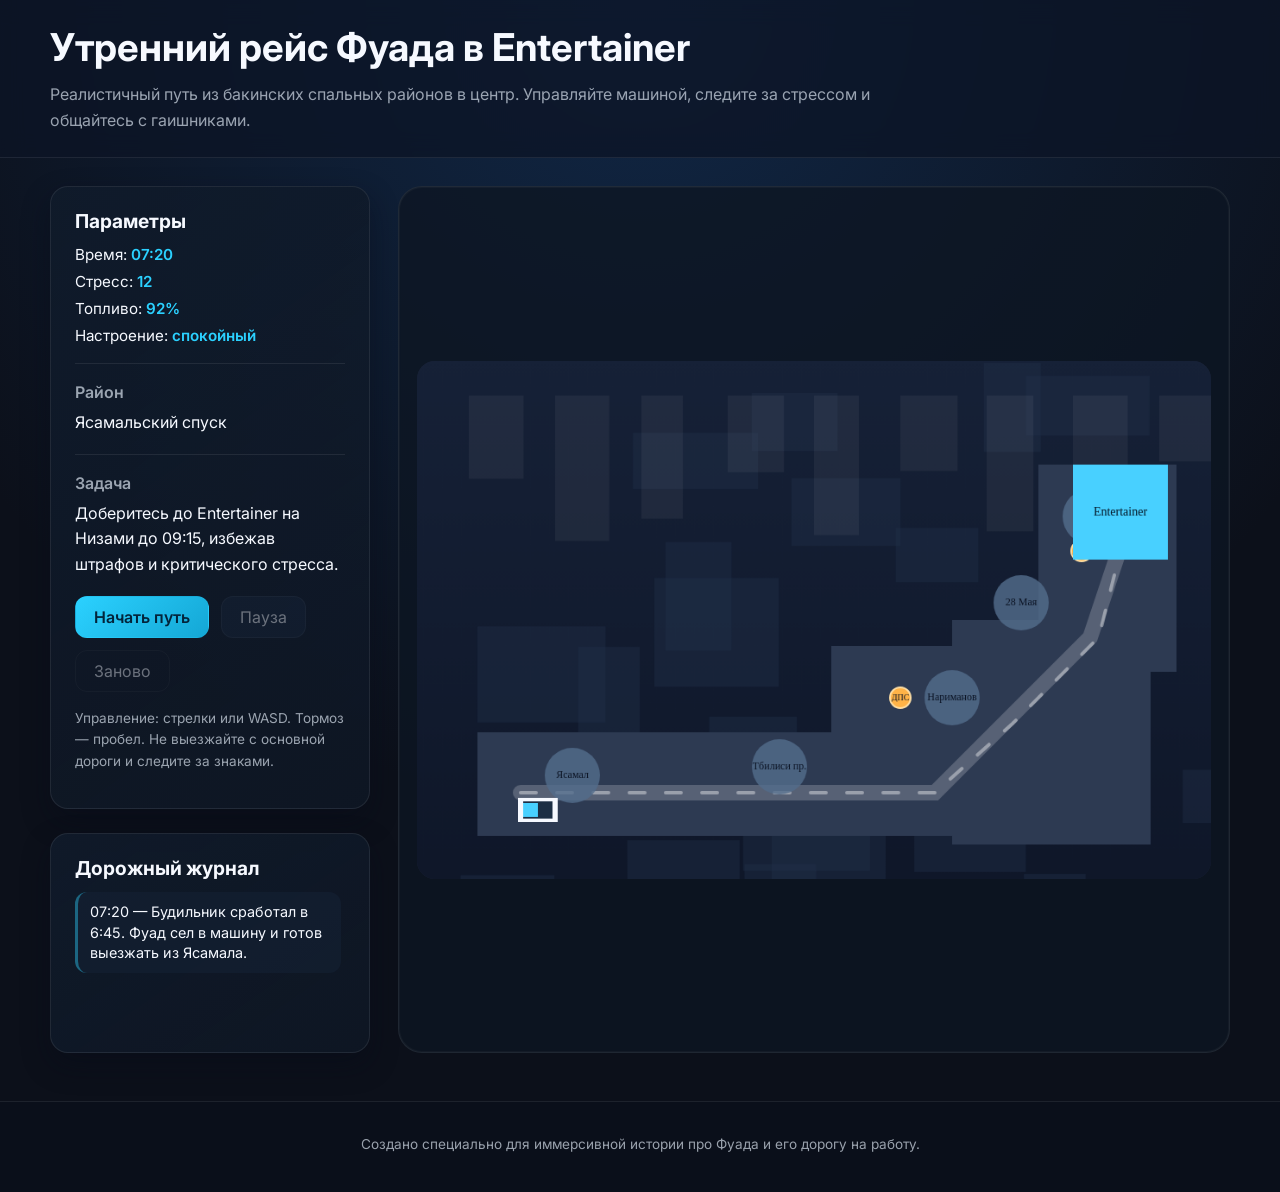
<file: index.html>
<!doctype html>
<html lang="ru">
<head>
  <meta charset="utf-8" />
  <meta name="viewport" content="width=device-width, initial-scale=1" />
  <title>Путь Фуада в Entertainer — дорожная игра</title>
  <link rel="preconnect" href="https://fonts.googleapis.com">
  <link rel="preconnect" href="https://fonts.gstatic.com" crossorigin>
  <link href="https://fonts.googleapis.com/css2?family=Inter:wght@400;600;700&display=swap" rel="stylesheet">
  <link rel="stylesheet" href="css/style.css" />
</head>
<body>
  <header class="topbar">
    <div class="wrap">
      <h1>Утренний рейс Фуада в Entertainer</h1>
      <p class="subtitle">Реалистичный путь из бакинских спальных районов в центр. Управляйте машиной, следите за стрессом и общайтесь с гаишниками.</p>
    </div>
  </header>

  <main class="game-layout wrap">
    <section class="sidebar" aria-label="Информация о поездке">
      <div class="panel">
        <h2>Параметры</h2>
        <div class="stats">
          <div>Время: <span id="statTime">07:20</span></div>
          <div>Стресс: <span id="statStress">12</span></div>
          <div>Топливо: <span id="statFuel">92%</span></div>
          <div>Настроение: <span id="statMood">спокойный</span></div>
        </div>
        <div class="divider"></div>
        <div class="location">
          <h3>Район</h3>
          <p id="statLocation">Ясамальский спуск</p>
        </div>
        <div class="divider"></div>
        <div class="objectives">
          <h3>Задача</h3>
          <p>Доберитесь до Entertainer на Низами до 09:15, избежав штрафов и критического стресса.</p>
        </div>
        <div class="controls">
          <button class="btn primary" id="startBtn">Начать путь</button>
          <button class="btn" id="pauseBtn" disabled>Пауза</button>
          <button class="btn ghost" id="resetBtn" disabled>Заново</button>
        </div>
        <p class="hint">Управление: стрелки или WASD. Тормоз — пробел. Не выезжайте с основной дороги и следите за знаками.</p>
      </div>
      <div class="panel log-panel">
        <h2>Дорожный журнал</h2>
        <div id="eventLog" class="log" aria-live="polite"></div>
      </div>
    </section>

    <section class="game-area" aria-label="Игровое поле">
      <canvas id="gameCanvas" width="920" height="600" role="img" aria-label="Маршрут Фуада по Баку"></canvas>
      <div id="overlay" class="overlay hidden" role="dialog" aria-modal="true" aria-labelledby="overlayTitle">
        <div class="overlay-inner">
          <h2 id="overlayTitle">Контроль</h2>
          <p id="overlayText"></p>
          <div id="overlayChoices" class="choice-list"></div>
          <button class="btn" id="overlayClose">Продолжить путь</button>
        </div>
      </div>
      <div id="toast" class="toast" role="status" aria-live="assertive"></div>
    </section>
  </main>

  <footer class="footer">
    <div class="wrap">
      <p>Создано специально для иммерсивной истории про Фуада и его дорогу на работу.</p>
    </div>
  </footer>

  <script src="js/main.js" defer></script>
</body>
</html>
</file>
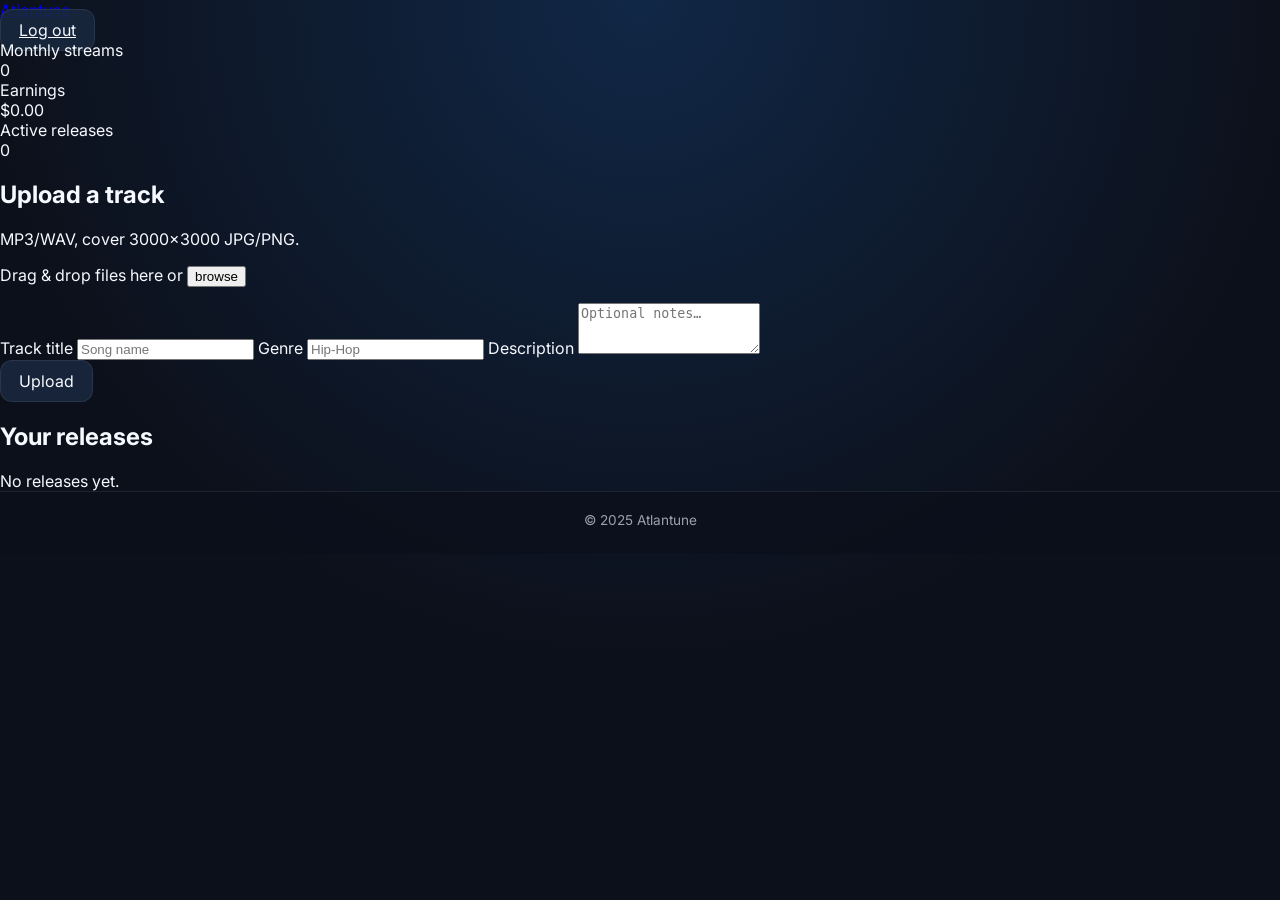
<file: dashboard-artist.html>
<!doctype html>
<html lang="en">
<head>
  <meta charset="utf-8"/>
  <meta name="viewport" content="width=device-width, initial-scale=1"/>
  <title>Artist Dashboard — Atlantune</title>
  <link rel="preconnect" href="https://fonts.googleapis.com">
  <link rel="preconnect" href="https://fonts.gstatic.com" crossorigin>
  <link href="https://fonts.googleapis.com/css2?family=Inter:wght@400;600;700;800&display=swap" rel="stylesheet">
  <link rel="stylesheet" href="css/style.css"/>
</head>
<body data-page="artist">
  <header class="nav">
    <div class="container nav-inner">
      <a class="logo" href="index.html">Atlantune</a>
      <nav class="nav-links">
        <span id="welcomeName" class="muted"></span>
        <a href="login.html" id="logoutBtn" class="btn btn-ghost">Log out</a>
      </nav>
    </div>
  </header>

  <main class="container dash">
    <div class="grid-3">
      <div class="kpi">
        <div class="kpi-label">Monthly streams</div>
        <div class="kpi-num" id="kpiStreams">0</div>
      </div>
      <div class="kpi">
        <div class="kpi-label">Earnings</div>
        <div class="kpi-num">$0.00</div>
      </div>
      <div class="kpi">
        <div class="kpi-label">Active releases</div>
        <div class="kpi-num" id="kpiReleases">0</div>
      </div>
    </div>

    <section class="card upload">
      <div class="upload-head">
        <h2>Upload a track</h2>
        <p class="muted">MP3/WAV, cover 3000×3000 JPG/PNG.</p>
      </div>

      <div class="dropzone" id="dropArtist">
        <input type="file" id="fileArtist" hidden>
        <p>Drag & drop files here or <button class="link" id="pickArtist">browse</button></p>
      </div>

      <form class="form grid-2">
        <label class="field">
          <span>Track title</span>
          <input type="text" id="titleArtist" placeholder="Song name">
        </label>
        <label class="field">
          <span>Genre</span>
          <input type="text" id="genreArtist" placeholder="Hip-Hop">
        </label>
        <label class="field full">
          <span>Description</span>
          <textarea id="descArtist" rows="3" placeholder="Optional notes…"></textarea>
        </label>
      </form>

      <div class="progress" id="progressArtist"><span></span></div>
      <button class="btn btn-primary" id="uploadArtist">Upload</button>
    </section>

    <section class="card">
      <h2>Your releases</h2>
      <div id="releaseListArtist" class="list-empty">No releases yet.</div>
    </section>
  </main>

  <footer class="footer">
    <div class="container footer-inner">
      <div>&copy; 2025 Atlantune</div>
    </div>
  </footer>

  <script src="js/main.js" defer></script>
</body>
</html>
</file>
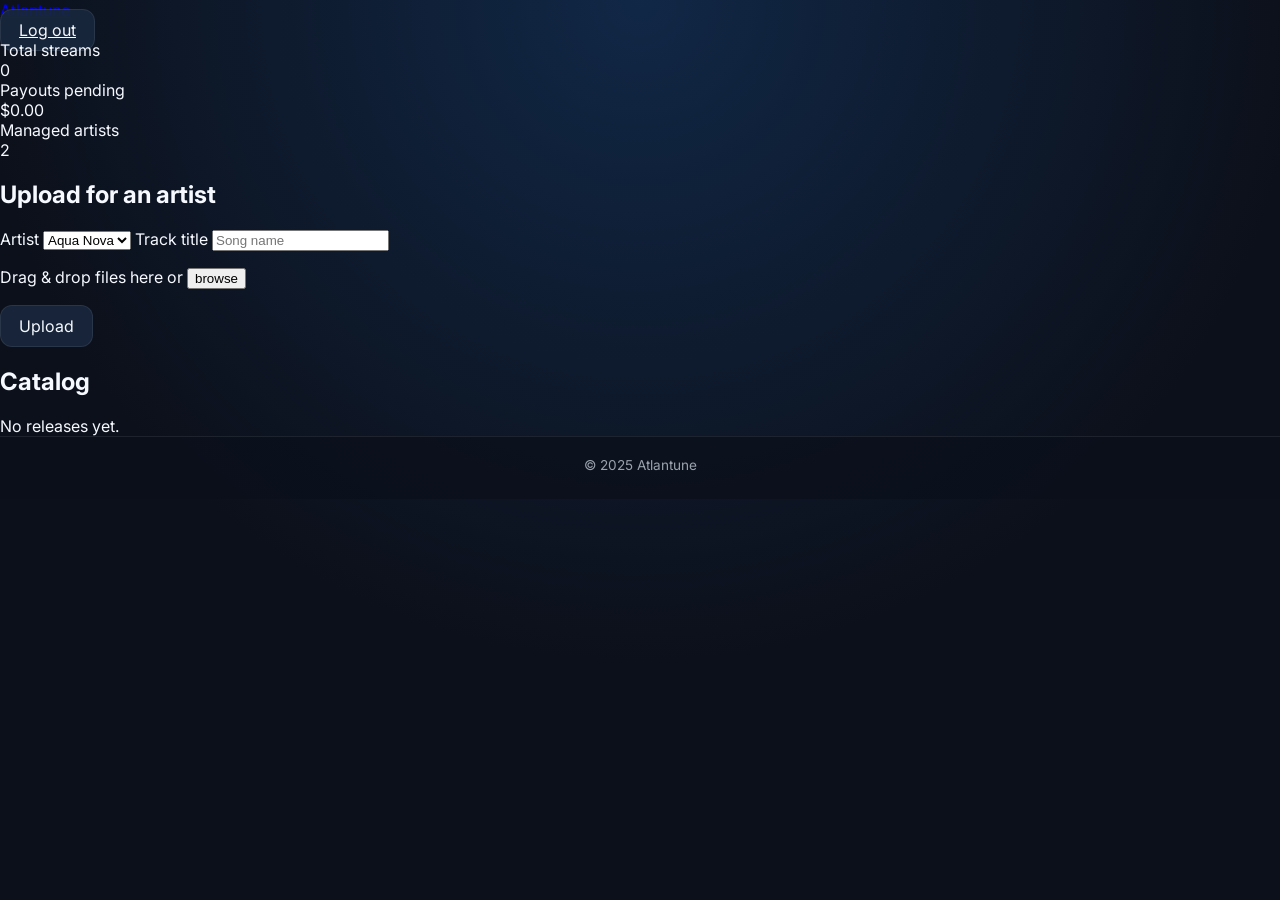
<file: dashboard-label.html>
<!doctype html>
<html lang="en">
<head>
  <meta charset="utf-8"/>
  <meta name="viewport" content="width=device-width, initial-scale=1"/>
  <title>Label Dashboard — Atlantune</title>
  <link rel="preconnect" href="https://fonts.googleapis.com">
  <link rel="preconnect" href="https://fonts.gstatic.com" crossorigin>
  <link href="https://fonts.googleapis.com/css2?family=Inter:wght@400;600;700;800&display=swap" rel="stylesheet">
  <link rel="stylesheet" href="css/style.css"/>
</head>
<body data-page="label">
  <header class="nav">
    <div class="container nav-inner">
      <a class="logo" href="index.html">Atlantune</a>
      <nav class="nav-links">
        <span id="welcomeName" class="muted"></span>
        <a href="login.html" id="logoutBtn" class="btn btn-ghost">Log out</a>
      </nav>
    </div>
  </header>

  <main class="container dash">
    <div class="grid-3">
      <div class="kpi">
        <div class="kpi-label">Total streams</div>
        <div class="kpi-num" id="kpiStreams">0</div>
      </div>
      <div class="kpi">
        <div class="kpi-label">Payouts pending</div>
        <div class="kpi-num">$0.00</div>
      </div>
      <div class="kpi">
        <div class="kpi-label">Managed artists</div>
        <div class="kpi-num" id="kpiArtists">2</div>
      </div>
    </div>

    <section class="card upload">
      <div class="upload-head">
        <h2>Upload for an artist</h2>
      </div>

      <div class="grid-2">
        <label class="field">
          <span>Artist</span>
          <select id="artistSelect">
            <option value="Aqua Nova">Aqua Nova</option>
            <option value="Skyline Kid">Skyline Kid</option>
          </select>
        </label>
        <label class="field">
          <span>Track title</span>
          <input type="text" id="titleLabel" placeholder="Song name">
        </label>
      </div>

      <div class="dropzone" id="dropLabel">
        <input type="file" id="fileLabel" hidden>
        <p>Drag & drop files here or <button class="link" id="pickLabel">browse</button></p>
      </div>

      <div class="progress" id="progressLabel"><span></span></div>
      <button class="btn btn-primary" id="uploadLabel">Upload</button>
    </section>

    <section class="card">
      <h2>Catalog</h2>
      <div id="releaseListLabel" class="list-empty">No releases yet.</div>
    </section>
  </main>

  <footer class="footer">
    <div class="container footer-inner">
      <div>&copy; 2025 Atlantune</div>
    </div>
  </footer>

  <script src="js/main.js" defer></script>
</body>
</html>
</file>
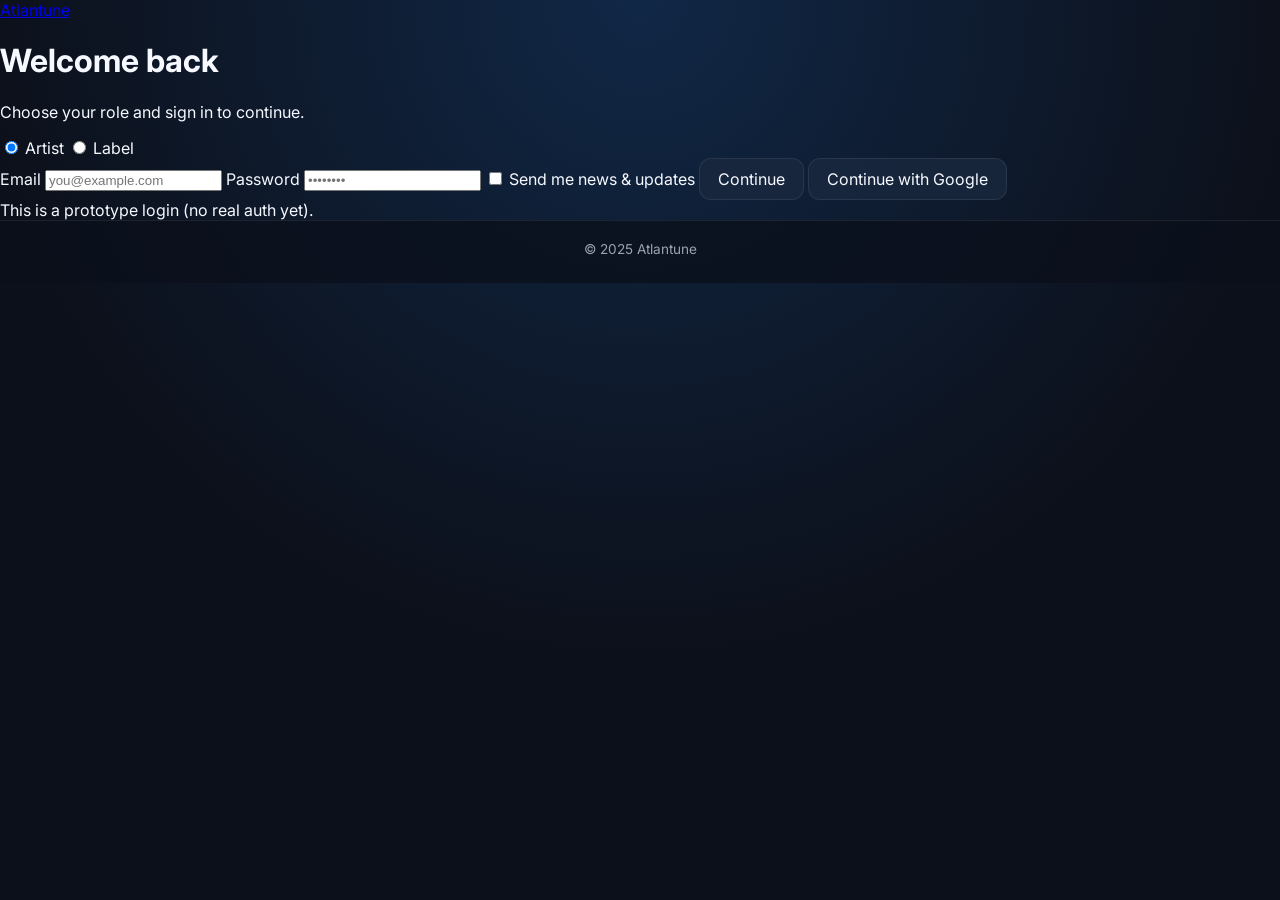
<file: login.html>
<!doctype html>
<html lang="en">
<head>
  <meta charset="utf-8"/>
  <meta name="viewport" content="width=device-width, initial-scale=1"/>
  <title>Login — Atlantune</title>
  <link rel="preconnect" href="https://fonts.googleapis.com">
  <link rel="preconnect" href="https://fonts.gstatic.com" crossorigin>
  <link href="https://fonts.googleapis.com/css2?family=Inter:wght@400;600;700;800&display=swap" rel="stylesheet">
  <link rel="stylesheet" href="css/style.css"/>
</head>
<body data-page="auth">
  <header class="nav">
    <div class="container nav-inner">
      <a class="logo" href="index.html">Atlantune</a>
    </div>
  </header>

  <main class="container auth-wrap">
    <div class="auth-card">
      <h1>Welcome back</h1>
      <p class="muted">Choose your role and sign in to continue.</p>

      <form id="loginForm" class="form">
        <div class="grid-2">
          <label class="radio">
            <input type="radio" name="role" value="artist" checked>
            <span>Artist</span>
          </label>
          <label class="radio">
            <input type="radio" name="role" value="label">
            <span>Label</span>
          </label>
        </div>

        <label class="field">
          <span>Email</span>
          <input type="email" name="email" required placeholder="you@example.com">
        </label>

        <label class="field">
          <span>Password</span>
          <input type="password" name="password" required placeholder="••••••••">
        </label>

        <label class="chk">
          <input type="checkbox" name="subscribe">
          Send me news & updates
        </label>

        <button type="submit" class="btn btn-primary w-100">Continue</button>

        <button type="button" id="googleBtn" class="btn btn-ghost w-100">Continue with Google</button>
      </form>

      <div class="auth-note">This is a prototype login (no real auth yet).</div>
    </div>
  </main>

  <footer class="footer">
    <div class="container footer-inner">
      <div>&copy; 2025 Atlantune</div>
    </div>
  </footer>

  <script src="js/main.js" defer></script>
</body>
</html>
</file>
<file: css/style.css>
:root {
  color-scheme: light;
  font-family: 'Inter', system-ui, -apple-system, BlinkMacSystemFont, 'Segoe UI', sans-serif;
  --bg: #0c101a;
  --panel: #11192a;
  --panel-border: rgba(255, 255, 255, 0.08);
  --accent: #2bd1ff;
  --accent-strong: #14a7d5;
  --text: #f6f9ff;
  --muted: rgba(235, 244, 255, 0.64);
  --danger: #ff6b6b;
  --success: #51e29d;
  --warning: #ffb347;
}

* {
  box-sizing: border-box;
}

body {
  margin: 0;
  min-height: 100vh;
  background: radial-gradient(circle at top, rgba(19, 52, 94, 0.65), transparent 60%), var(--bg);
  color: var(--text);
  display: flex;
  flex-direction: column;
}

.topbar {
  background: rgba(12, 21, 38, 0.75);
  border-bottom: 1px solid var(--panel-border);
  backdrop-filter: blur(12px);
  padding: 24px 0;
}

.wrap {
  width: min(1180px, 95vw);
  margin: 0 auto;
}

.topbar h1 {
  margin: 0;
  font-size: clamp(1.8rem, 3vw, 2.6rem);
  font-weight: 700;
}

.subtitle {
  margin: 12px 0 0;
  max-width: 820px;
  font-size: 1rem;
  line-height: 1.6;
  color: var(--muted);
}

.game-layout {
  flex: 1;
  display: grid;
  grid-template-columns: 320px 1fr;
  gap: 28px;
  padding: 28px 0 48px;
}

.sidebar {
  display: flex;
  flex-direction: column;
  gap: 24px;
}

.panel {
  background: linear-gradient(145deg, rgba(16, 27, 43, 0.9), rgba(15, 24, 38, 0.78));
  border: 1px solid var(--panel-border);
  border-radius: 18px;
  padding: 22px 24px;
  box-shadow: 0 12px 28px rgba(6, 12, 24, 0.45);
}

.panel h2 {
  margin: 0 0 12px;
  font-size: 1.2rem;
}

.stats {
  display: grid;
  gap: 8px;
  font-size: 0.95rem;
}

.stats span {
  font-weight: 600;
  color: var(--accent);
}

.divider {
  height: 1px;
  margin: 18px 0;
  background: var(--panel-border);
}

.location h3,
.objectives h3 {
  margin: 0 0 8px;
  font-size: 1rem;
  font-weight: 600;
  color: var(--muted);
}

.location p,
.objectives p {
  margin: 0;
  line-height: 1.6;
}

.controls {
  display: flex;
  gap: 12px;
  flex-wrap: wrap;
  margin-top: 18px;
}

.btn {
  appearance: none;
  border: 1px solid var(--panel-border);
  background: rgba(25, 39, 61, 0.9);
  color: var(--text);
  font: inherit;
  padding: 10px 18px;
  border-radius: 12px;
  cursor: pointer;
  transition: transform 0.2s ease, box-shadow 0.2s ease, border-color 0.2s ease;
}

.btn:hover:not(:disabled) {
  transform: translateY(-1px);
  border-color: var(--accent);
  box-shadow: 0 10px 18px rgba(18, 29, 46, 0.45);
}

.btn:disabled {
  opacity: 0.4;
  cursor: not-allowed;
}

.btn.primary {
  background: linear-gradient(135deg, var(--accent), var(--accent-strong));
  color: #03243a;
  font-weight: 600;
  border-color: transparent;
}

.btn.ghost {
  background: transparent;
}

.hint {
  margin-top: 16px;
  font-size: 0.85rem;
  color: var(--muted);
  line-height: 1.6;
}

.log-panel {
  min-height: 220px;
}

.log {
  max-height: 260px;
  overflow-y: auto;
  padding-right: 4px;
  font-size: 0.9rem;
  display: flex;
  flex-direction: column;
  gap: 12px;
}

.log-entry {
  padding: 10px 12px;
  border-radius: 12px;
  background: rgba(21, 33, 52, 0.65);
  border-left: 3px solid rgba(43, 209, 255, 0.4);
  line-height: 1.4;
}

.log-entry.warning {
  border-color: var(--warning);
}

.log-entry.danger {
  border-color: var(--danger);
}

.log-entry.success {
  border-color: var(--success);
}

.game-area {
  position: relative;
  background: rgba(13, 22, 35, 0.78);
  border: 1px solid var(--panel-border);
  border-radius: 24px;
  padding: 18px;
  box-shadow: inset 0 0 0 1px rgba(255, 255, 255, 0.03);
  display: flex;
  justify-content: center;
  align-items: center;
}

#gameCanvas {
  width: 100%;
  border-radius: 18px;
  background: #1a2235;
}

.overlay {
  position: absolute;
  inset: 0;
  background: rgba(5, 10, 20, 0.78);
  backdrop-filter: blur(4px);
  display: flex;
  align-items: center;
  justify-content: center;
  padding: 24px;
  transition: opacity 0.3s ease;
}

.overlay.hidden {
  pointer-events: none;
  opacity: 0;
}

.overlay-inner {
  max-width: 420px;
  background: rgba(19, 31, 49, 0.94);
  border: 1px solid var(--panel-border);
  border-radius: 20px;
  padding: 24px 28px;
  box-shadow: 0 20px 40px rgba(5, 10, 20, 0.55);
}

.overlay-inner h2 {
  margin-top: 0;
}

.overlay-inner p {
  line-height: 1.6;
  color: var(--muted);
}

.choice-list {
  display: grid;
  gap: 12px;
  margin: 18px 0 24px;
}

.choice {
  border: 1px solid rgba(43, 209, 255, 0.2);
  background: rgba(25, 41, 61, 0.8);
  border-radius: 14px;
  padding: 14px 16px;
  text-align: left;
  cursor: pointer;
  transition: border-color 0.2s ease, transform 0.2s ease;
}

.choice:hover {
  border-color: var(--accent);
  transform: translateY(-2px);
}

.choice strong {
  display: block;
  margin-bottom: 4px;
  color: var(--text);
}

.choice span {
  display: block;
  font-size: 0.85rem;
  color: var(--muted);
}

.toast {
  position: absolute;
  bottom: 26px;
  left: 50%;
  transform: translateX(-50%);
  background: rgba(27, 39, 61, 0.95);
  border: 1px solid rgba(43, 209, 255, 0.4);
  border-radius: 14px;
  padding: 12px 18px;
  font-size: 0.9rem;
  opacity: 0;
  pointer-events: none;
  transition: opacity 0.3s ease, transform 0.3s ease;
}

.toast.show {
  opacity: 1;
  transform: translate(-50%, -6px);
}

.footer {
  padding: 20px 0 26px;
  background: rgba(10, 16, 27, 0.8);
  border-top: 1px solid var(--panel-border);
  text-align: center;
  font-size: 0.85rem;
  color: var(--muted);
}

@media (max-width: 1024px) {
  .game-layout {
    grid-template-columns: 1fr;
  }
  .sidebar {
    order: 2;
  }
  .game-area {
    order: 1;
  }
  .log {
    max-height: 180px;
  }
}

@media (max-width: 680px) {
  #gameCanvas {
    height: 320px;
  }
  .controls {
    flex-direction: column;
    align-items: stretch;
  }
}
</file>
